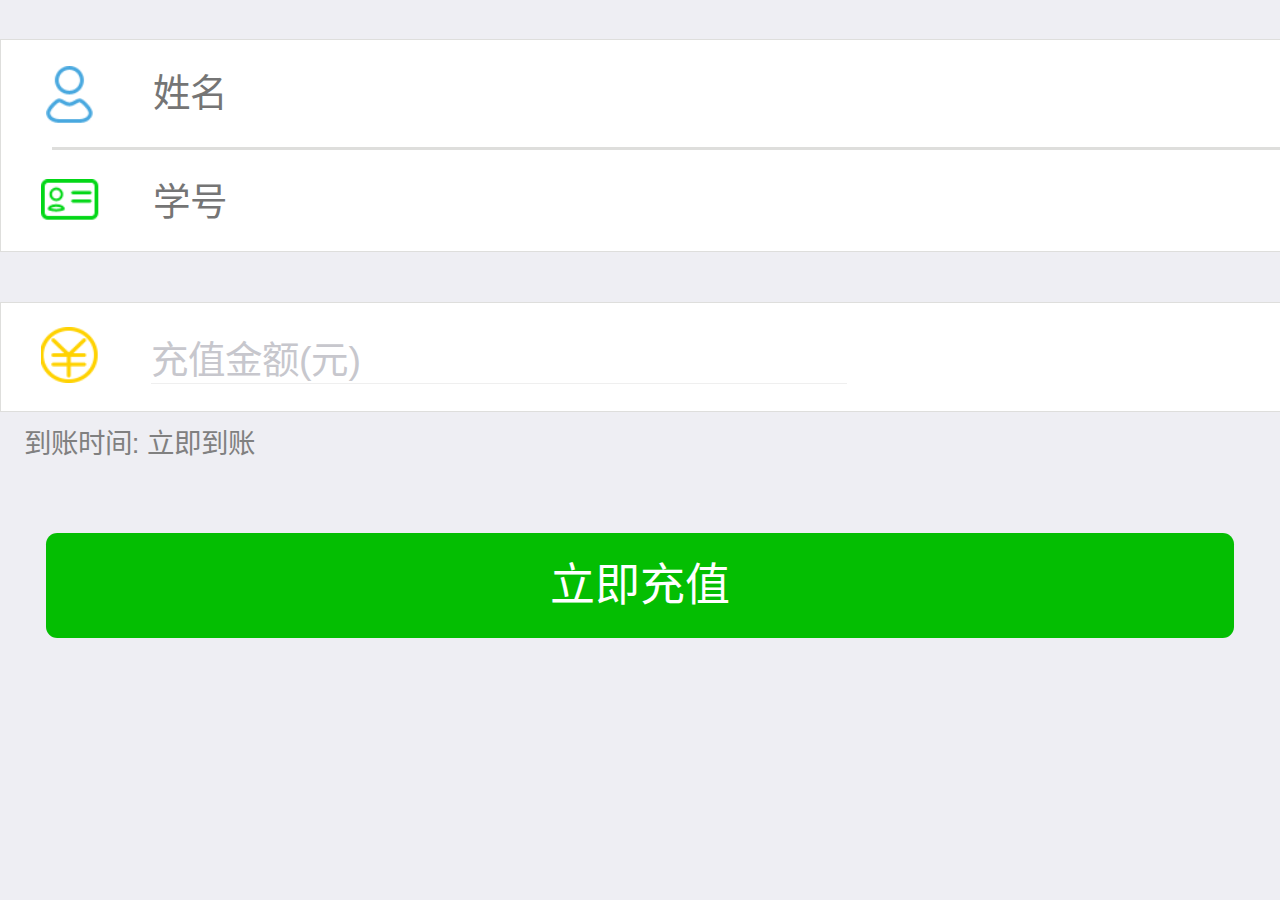
<file: index.html>
<!DOCTYPE html>
<html lang="zh-cn"class="no-js">
<head>
    <meta charset="utf-8">
    <title>校园卡充值</title>
    <meta http-equiv="X-UA-Compatible" content="IE=edge">
    <meta content="width=device-width,initial-scale=1.0,maximum-scale=1.0,
    user-scalable=no" name="viewport">
    <meta content="yes" name="apple-mobile-web-app-capable">
    <meta content="black" name="apple-mobile-web-app-status-bar-style">
    <meta content="telephone=no" name="format-detection">
    <meta content="email=no" name="format-detection">
    <meta name="description" content="校园卡充值">
    <link rel="stylesheet" href="css/normalize.css">
    <link rel="stylesheet" href="./stylesheets/base.css">
</head>
<body>
    <div class="wrapper">
        <div class="hd ">
            <form action="#" method="post">
                <label class="name" for="name">&nbsp;</label>
                <!-- 限定了输入中文和英文 -->
                <!-- js 监视输入框变化的动作 -->
                <!--    oninput="return myFunction()" -->
                <!-- onpropertychange="return myFunction()" -->
                <!-- onchange="return myFunction()" -->
                <input class="ip ipname" id="name" name="name"
                onkeyup="value=value.replace(/[\d]/g,'') "
                onbeforepaste="clipboardData.setData('text',clipboardData.getData('text').replace(/[\d]/g,''))"
                type="text" placeholder="姓名" value="" min="3" >
                <span class="hl hl-v"></span>
                <label class="id" for="id">&nbsp;</label>
                <!-- 限定了输入数字和字母 -->
                <input class="ip ipid" id="id" name="id" type="text" onkeyup="value=value.replace(/[^\w\.\/]/ig,'')"
                placeholder="学号" value="" min="3" >
            </form>
        </div>
        <div class="bd">
            <em class="alert" id="alert" style="display:none;">姓名或学号有误</em>
            <form class="form-2" id="form2" action="#" method="post">
                <i class="money"></i>
                <a class="select-money" id="select-money" >
                    <span class="moneyamount" name="moneyamount" id="moneyamount">充值金额(元)</span>
                    <!-- onmouseout="return getOptions()" -->
                    <select class="css" id="momey">
                        <!-- option 本身没有触发事件 -->
                        <!-- 默认选中充值30元选项 -->
                        <option value ="none" selected disabled>&nbsp;</option>
                        <option value ="30">30元</option>
                        <option value ="50">50元</option>
                        <option value ="100">100元</option>
                        <option value ="300">300元</option>
                    </select>
                </a>
            </form>
        </div>
        <div class="ft">
            <p class="tips">到账时间: 立即到账</p>
            <a class="btn" id="tijiao" submit="submit" onclick="myFunction()" href="javascript:;" >立即充值</a>
        </div>
    </div>
    <script src="./js/select.js"></script>
    <script src="./js/plugins.js"></script>
    <script src="./js/main.js"></script>
</body>
</html>
</file>
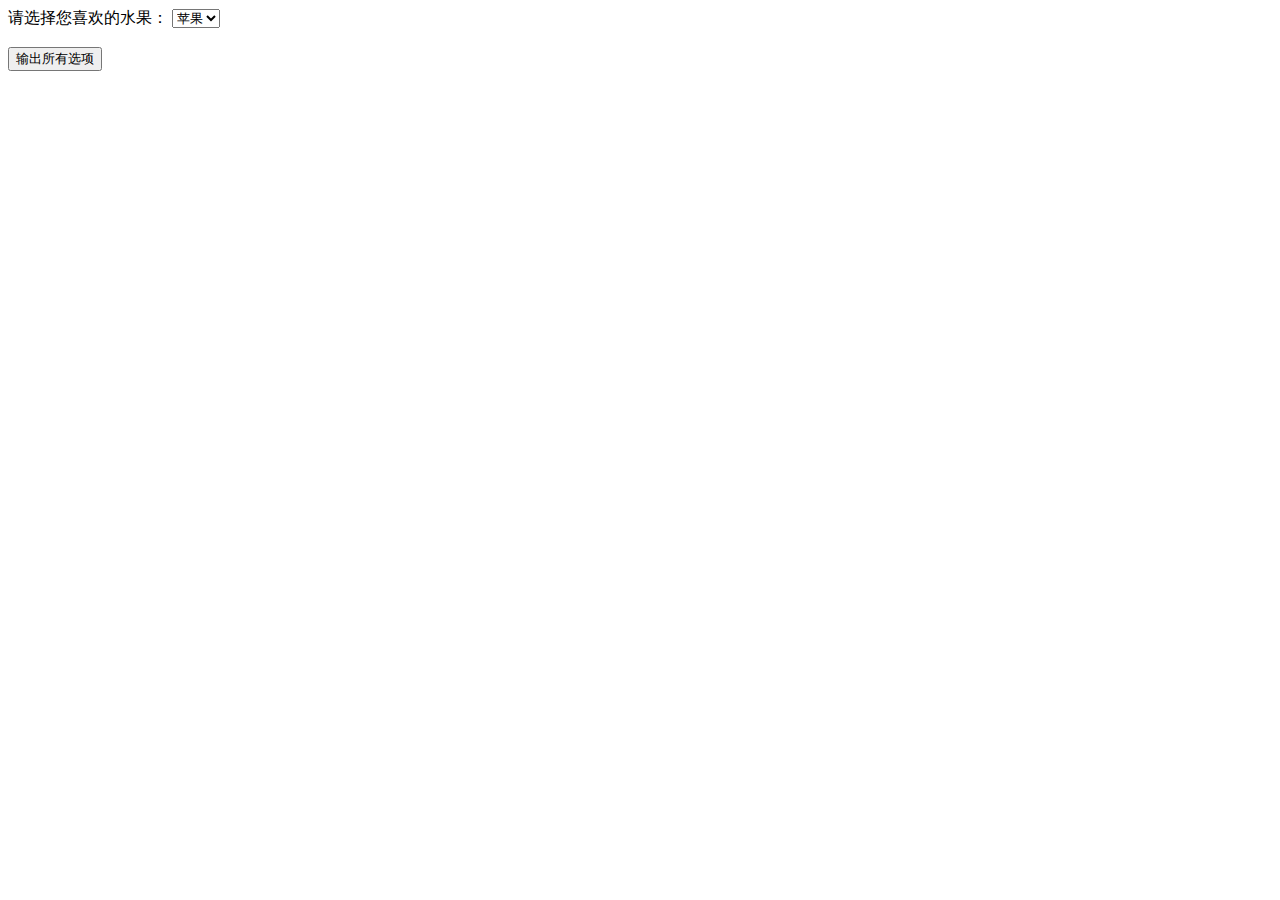
<file: testJS.html>
<html>
<head>
<script type="text/javascript">
function getOptions()
  {
  var x=document.getElementById("mySelect");
  var y="";
  for (i=0;i<x.length;i++)
    {
    y+=x.options[i].text;
    y+="<br />";
    }
  document.write(y);
  }
</script>
</head>

<body>

<form>
请选择您喜欢的水果：
<select id="mySelect">
  <option>苹果</option>
  <option>桃子</option>
  <option>香蕉</option>
  <option>桔子</option>
</select>
<br /><br />
<input type="button" onclick="getOptions()" value="输出所有选项">
</form>

</body>
</html>
</file>
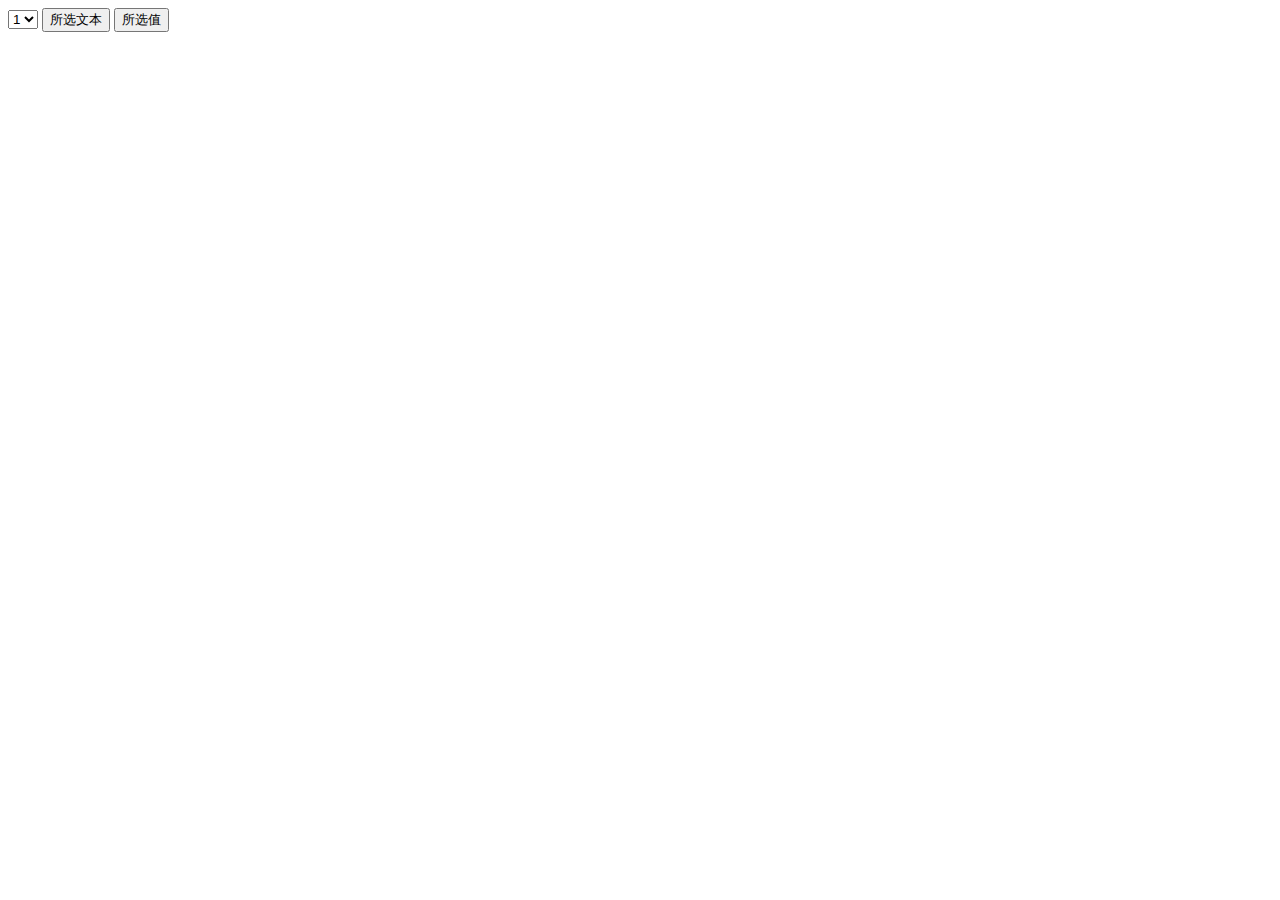
<file: testJS1.html>
<html>
<head>
	<title>获取下拉列表选中项的值和文本(select)</title>
</head>
<body>
<script>
 
//获取下拉列表选中项的文本
function getSelectedText(name){
    var obj=document.getElementById(name);
    for(i=0;i<obj.length;i++){
        if(obj[i].selected==true){
            return obj[i].innerText;//关键是通过option对象的innerText属性获取到选项文本
        }
    }
}
 
//获取下拉列表选中项的值
function getSelectedValue(name){
    var obj=document.getElementById(name);
    return obj.value;      //如此简单，直接用其对象的value属性便可获取到
}
 
</script>
<select id="myselect">
<option value="fist">1</option>
<option value="second">2</option>
<option value="third">3</option>
</select>
 
<input type="button" value="所选文本" onclick="alert(getSelectedText('myselect'));" />
<input type="button" value="所选值" onclick="alert( getSelectedValue('myselect'));" />
</body>
</html>
</file>
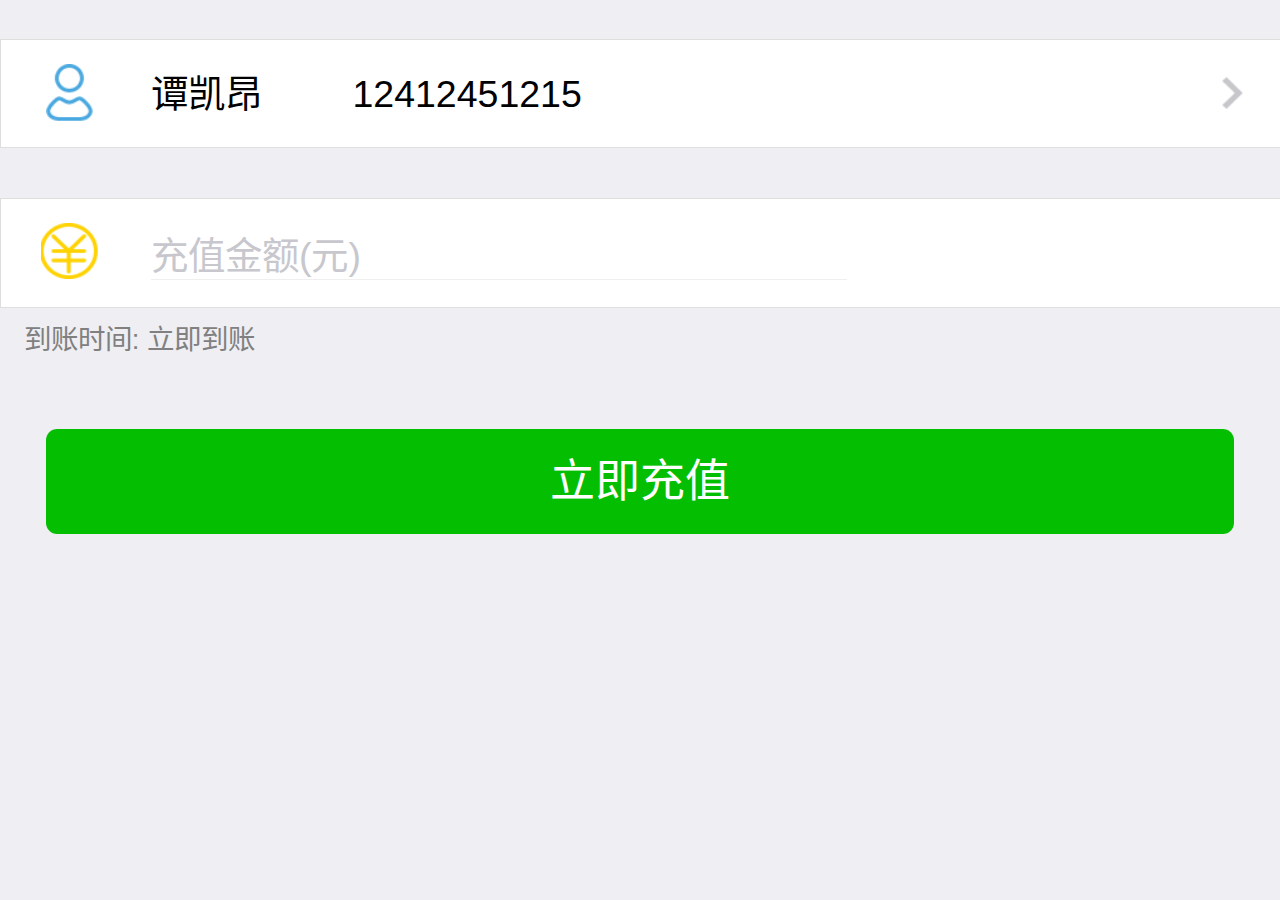
<file: pages/confirm.html>
<!DOCTYPE html>
<html lang="zh-cn" class="no-js">
<head>
    <meta charset="utf-8">
    <title>校园卡充值</title>
    <meta http-equiv="X-UA-Compatible" content="IE=edge">
    <meta content="width=device-width,initial-scale=1.0,maximum-scale=1.0,user-scalable=no" name="viewport">
    <meta content="yes" name="apple-mobile-web-app-capable">
    <meta content="black" name="apple-mobile-web-app-status-bar-style">
    <meta content="telephone=no" name="format-detection">
    <meta content="email=no" name="format-detection">
    <meta name="description" content="校园卡充值">
    <link rel="stylesheet" href="../css/normalize.css">
    <link rel="stylesheet" href="../stylesheets/base.css">
</head>
<body class="confirm">
    <div class="wrapper wrapper-c">
        <div class="hd hd-c">
            <i class="name"></i>
            <a class="black" id="nameandid" href="../pages/list.html">
                <span class="username" id="username">谭凯昂</span>
                <span class="userid" id="userid">12412451215</span></a>
            <i class="ico-arrow-right"></i>
        </div>
        <div class="bd bd-c">
            <form class="form-2" id="form2" action="#" onsubmit="return validate_form(this)" method="post">
                <!-- ico money -->
                <i class="money"></i>
                <a class="select-money" id="select-money" >
                    <span class="moneyamount" name="moneyamount" id="moneyamount">充值金额(元)</span>
                    <!-- onmouseout="return getOptions()" -->
                    <select class="css" id="momey">
                        <!-- option 本身没有触发事件 -->
                        <!-- 默认选中充值30元选项 -->
                        <option value ="none" selected disabled>&nbsp;</option>
                        <option value ="30">30元</option>
                        <option value ="50">50元</option>
                        <option value ="100">100元</option>
                        <option value ="300">300元</option>
                    </select>
                </a>
            </form>
        </div>
        <div class="ft">
            <p class="tips">到账时间: 立即到账</p>
            <a id="submit" class="btn" href="../pages/finish.html" >立即充值</a>
        </div>
    </div>
<script src="../js/select.js"></script>
</body>
</html>
</file>
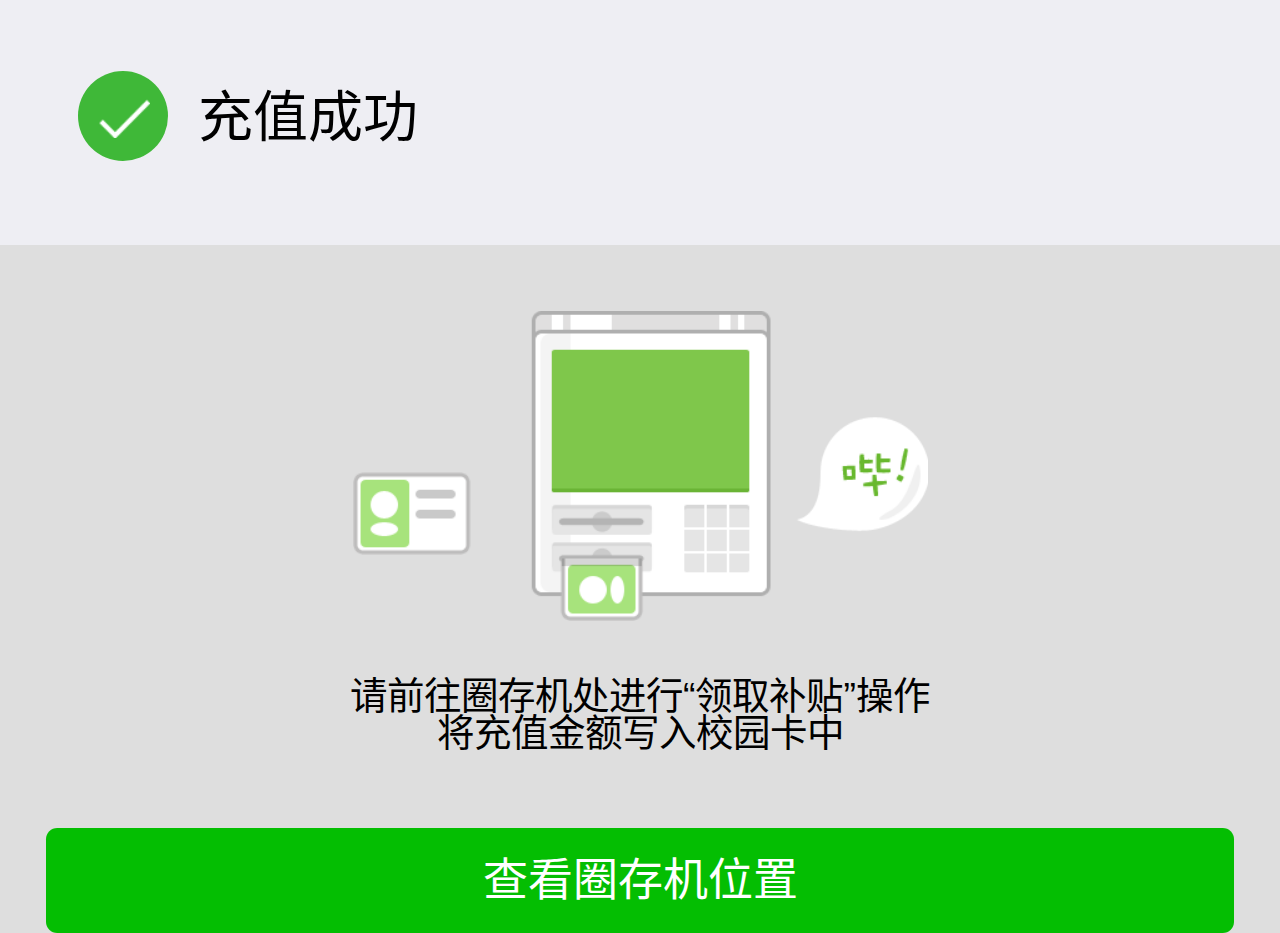
<file: pages/finish.html>
<!DOCTYPE html>
<html lang="zh-cn" class="no-js">
    <head>
        <meta charset="utf-8">
        <title>校园卡充值</title>
        <meta content="width=device-width,initial-scale=1.0,maximum-scale=1.0,
        user-scalable=no" name="viewport">
        <meta http-equiv="X-UA-Compatible" content="IE=edge">
        <meta content="yes" name="apple-mobile-web-app-capable">
        <meta content="black" name="apple-mobile-web-app-status-bar-style">
        <meta content="telephone=no" name="format-detection">
        <meta content="email=no" name="format-detection">
        <meta name="description" content="校园卡充值">
        <link rel="stylesheet" href="../css/normalize.css">
        <link rel="stylesheet" href="../stylesheets/base.css">
    </head>
    <body class="finish">
    <div class="wrapper-f">
        <div class="hd-f">
            <div class="ico-bg">
                <span class="ico-tick"></span>
            </div>
            <h2>充值成功</h2>
        </div>
        <div class="bd-f">
            <span class="ico-mtm"></span>
            <p class="tips">请前往圈存机处进行“领取补贴”操作<br>将充值金额写入校园卡中</p>
        </div>
        <div class="ft">
            <a class="btn btnf" href="javascript:;" >查看圈存机位置</a>
        </div>
    </div>
</body>
</html>
</file>
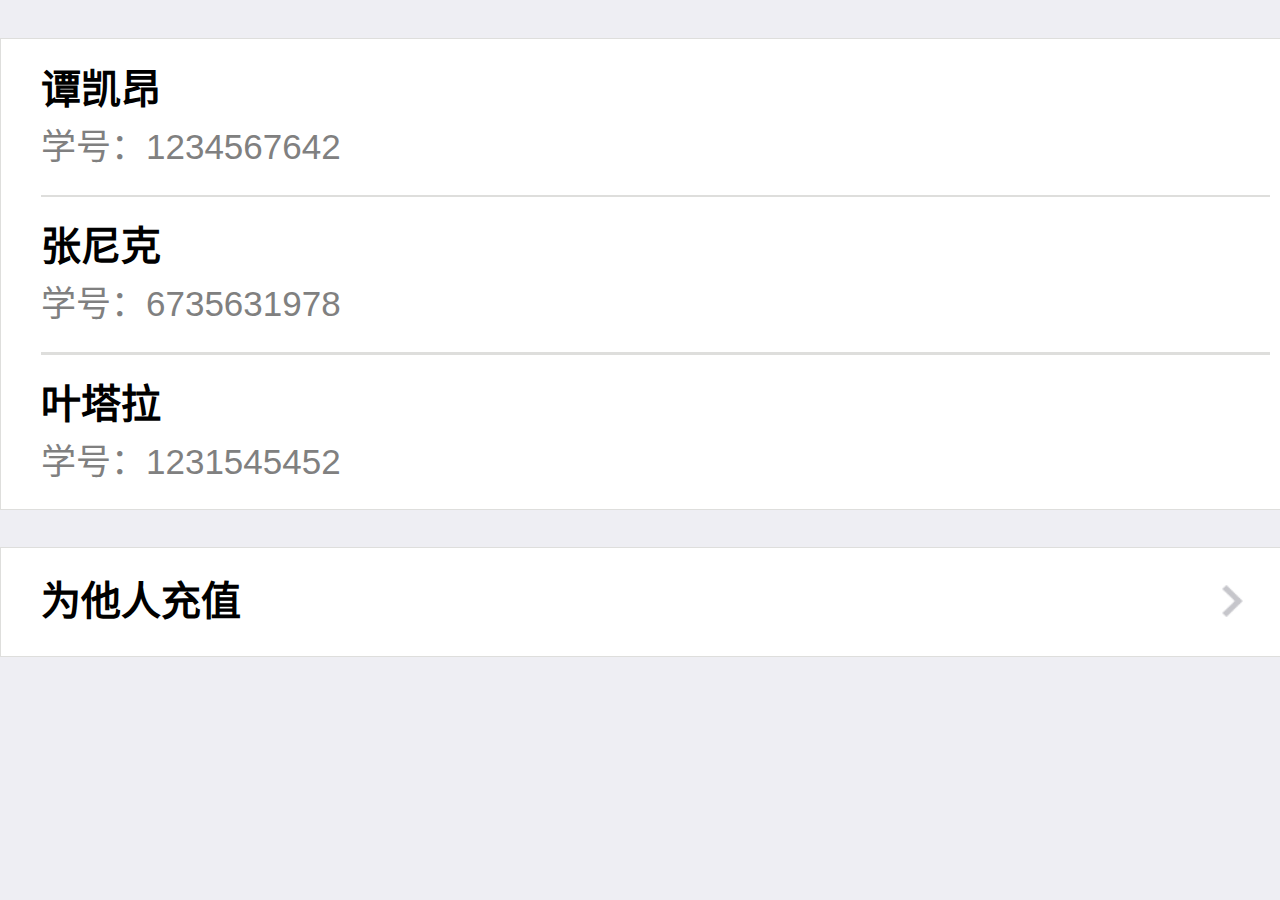
<file: pages/list.html>
<!DOCTYPE html>
<html lang="zh-cn" class="no-js">
    <head>
        <meta charset="utf-8">
        <title>校园卡充值</title>
        <meta content="width=device-width,initial-scale=1.0,maximum-scale=1.0,
        user-scalable=no" name="viewport">
        <meta http-equiv="X-UA-Compatible" content="IE=edge">
        <meta content="yes" name="apple-mobile-web-app-capable">
        <meta content="black" name="apple-mobile-web-app-status-bar-style">
        <meta content="telephone=no" name="format-detection">
        <meta content="email=no" name="format-detection">
        <meta name="description" content="校园卡充值">
        <!-- <link rel="stylesheet" href="../css/normalize.css"> -->
        <link rel="stylesheet" href="../stylesheets/base.css">
    </head>
    <body class="list">
    <div class="wrapper wrapper-l">
        <div class="bd bd-l">
            <div class="history">
                <a href="../pages/confirm.html">谭凯昂<span>学号：1234567642</span></a>
                <a href="../pages/confirm.html">张尼克<span>学号：6735631978</span></a>
                <a href="../pages/confirm.html">叶塔拉<span>学号：1231545452</span></a>
            </div>
        </div>
        <div class="ft ft-l">
            <a href="../index.html">为他人充值</a>
            <span class="ico-arrow-right"></span>
        </div>
    </div>
</body>
</html>
</file>
<file: stylesheets/base.css>
@charset "UTF-8";
/*！====reset样式====== */
html, body, div, span, applet, object, iframe,
h1, h2, h3, h4, h5, h6, p, blockquote, pre,
a, abbr, acronym, address, big, cite, code,
del, dfn, em, img, ins, kbd, q, s, samp,
small, strike, strong, sub, sup, tt, var,
b, u, i, center,
dl, dt, dd, ol, ul, li,
fieldset, form, label, legend,
table, caption, tbody, tfoot, thead, tr, th, td,
article, aside, canvas, details, embed,
figure, figcaption, footer, header, hgroup,
menu, nav, output, ruby, section, summary,
time, mark, audio, video {
  margin: 0;
  padding: 0;
  border: 0;
  font: inherit;
  font-size: 100%;
  vertical-align: baseline; }

html {
  line-height: 1; }

ol, ul {
  list-style: none; }

table {
  border-collapse: collapse;
  border-spacing: 0; }

caption, th, td {
  text-align: left;
  font-weight: normal;
  vertical-align: middle; }

q, blockquote {
  quotes: none; }
  q:before, q:after, blockquote:before, blockquote:after {
    content: "";
    content: none; }

a img {
  border: none; }

article, aside, details, figcaption, figure, footer, header, hgroup, main, menu, nav, section, summary {
  display: block; }

/*=================公用资源=============*/
.clearfix {
  zoom: 1; }

.clearfix:after {
  clear: both;
  content: "";
  display: block; }

a,
a:link {
  text-decoration: none; }

.css {
  -webkit-appearance: none;
  -webkit-tap-highlight-color: transparent;
  -webkit-user-modify: read-write-plaintext-only;
  -webkit-user-select: none; }

/*!====================组件模块 ========================*/
.ico-arrow-right {
  position: absolute;
  right: 1.5rem;
  top: 1.45rem;
  height: 1.4rem;
  width: 0.9rem;
  background: transparent url(../img/images-ucard/ico-arrow-right.png) 0 0 no-repeat;
  background-size: 0.9rem auto; }

.name {
  position: relative;
  top: 0.95rem;
  left: 1.8rem;
  display: inline-block;
  margin-bottom: 0.55rem;
  /* margin: 0.95rem 2.4rem 1.05rem 1.8rem; */
  z-index: 3;
  background: url(../img/images-ucard/images-ucard.png) no-repeat;
  background-size: 23.05rem 14.9rem;
  background-position: 0 0;
  height: 2.35rem;
  width: 1.90rem; }

.id {
  position: relative;
  top: 2.6rem;
  left: 1.6rem;
  display: block;
  margin: 0 0 1.95rem 0;
  z-index: 3;
  background: url(../img/images-ucard/images-ucard.png) no-repeat;
  background-size: 23.05rem 14.9rem;
  background-position: -6.95rem 0;
  height: 1.65rem;
  width: 2.45rem; }

.hl-v {
  position: absolute;
  right: 0;
  top: 4.3rem;
  height: 0.1rem;
  width: 96%;
  background: #dededc;
  z-index: 999; }

form {
  display: block;
  width: 100%;
  position: relative;
  height: auto; }

/*！====span+select下拉框复用样式开始=== */
.form-2 {
  position: relative; }
  .form-2 .money {
    position: relative;
    top: 0;
    left: 1.6rem;
    display: inline-block;
    margin-top: 0.95rem;
    margin-bottom: 0.85rem;
    background: url(../img/images-ucard/images-ucard.png) no-repeat;
    background-size: 23.05rem 14.9rem;
    background-position: -10.3rem 0;
    height: 2.25rem;
    width: 2.5rem; }
  .form-2 .select-money {
    position: absolute;
    top: 1.4rem;
    left: 6rem;
    width: 73.75%;
    height: 1.8rem;
    line-height: 1.8rem; }
  .form-2 span, .form-2 select {
    position: absolute;
    border: 0;
    width: 73.75%;
    height: 1.8rem;
    line-height: 1.8rem;
    font-size: 1.5rem; }
  .form-2 span {
    top: 0;
    left: 0;
    z-index: 999;
    color: #C7C7CD;
    background: #fff; }
  .form-2 select {
    position: relative;
    top: 0rem;
    left: 0;
    z-index: 1; }

/*！====span+select下拉框复用样式结束== */
.ip {
  position: relative;
  width: 73.75%;
  height: 1.8rem;
  font-size: 1.5rem;
  line-height: 1.8rem;
  border: 0; }

.ft {
  position: relative;
  width: 100%;
  height: auto; }
  .ft .tips {
    display: block;
    margin-left: 0.95rem;
    margin-top: 0.75rem;
    font-size: 1.1rem;
    color: #808080; }
  .ft .btn {
    display: block;
    width: 92.75%;
    height: 4.2rem;
    margin: 0 auto;
    margin-top: 3rem;
    color: #fff;
    background: #04be02;
    font-size: 1.8rem;
    font-weight: normal !important;
    line-height: 4.2rem;
    text-align: center;
    -moz-border-radius: 0.45rem;
    -webkit-border-radius: 0.45rem;
    border-radius: 0.45rem; }

:focus {
  outline: none; }

/*=============文档自带样式=============*/
html {
  font-size: 10px; }

body {
  background: #eeeef3;
  font-family: Helvetica;
  font-size: 1.6rem; }

.wrapper {
  position: relative;
  width: 100%;
  height: auto;
  margin: 0 auto;
  background: #eeeef3;
  overflow-x: hidden; }

.hd {
  position: relative;
  z-index: 1;
  height: auto;
  width: 100%;
  margin-top: 1.55rem;
  border: 0.05rem solid #dededc;
  background-color: #fff; }
  .hd .ipname {
    top: 1.2rem;
    left: 3.65rem;
    height: 1.8rem; }
  .hd .ipid {
    top: -1rem;
    /* top: 0.8rem; */
    left: 6rem; }

.bd {
  position: relative;
  width: 100%;
  height: auto;
  margin-top: 2rem;
  background: #fff;
  border: 0.05rem solid #dededc; }
  .bd .alert {
    position: absolute;
    top: -1.6rem;
    left: 0.95rem;
    color: #dd4040;
    font-size: 1.1rem; }

.hd-c {
  width: 100%;
  height: 4.3rem; }
  .hd-c a {
    display: block;
    width: 26rem;
    height: 4.3rem;
    margin-left: 6rem;
    margin-top: -3.1rem;
    color: #000;
    /* position: relative;top:-3.4+1.4+0.6rem; */
    font-size: 1.5rem;
    line-height: 4.3rem; }
    .hd-c a .username {
      margin: 0; }
    .hd-c a .userid {
      margin-left: 3.2rem; }

.bd-c {
  position: relative; }

.wrapper-l {
  margin-top: 1.5rem; }

.bd-l {
  height: auto;
  margin-top: 0; }
  .bd-l .history {
    position: relative;
    width: 100%;
    height: auto; }
    .bd-l .history a:nth-of-type(1)::after, .bd-l .history a:nth-of-type(2)::after {
      position: relative;
      right: 0;
      top: 1.25rem;
      z-index: 999;
      content: " ";
      display: block;
      width: 96%;
      height: 0.1rem;
      background: #dededc; }
    .bd-l .history a:nth-last-child(1)::after {
      display: none; }
    .bd-l .history a {
      display: block;
      width: 100%;
      padding-bottom: 1.2rem;
      padding-left: 1.6rem;
      padding-top: 1.2rem;
      color: #000;
      font-size: 1.6rem;
      font-weight: bold;
      line-height: 1.6rem; }
      .bd-l .history a span {
        display: block;
        padding-top: 0.8rem;
        color: #808080;
        font-size: 1.4rem;
        font-weight: normal;
        line-height: 1.4rem; }

.ft-l {
  position: relative;
  width: 100%;
  margin-top: 1.5rem;
  background: #fff;
  border: 0.05rem solid #dededc; }
  .ft-l a {
    display: block;
    width: 100%;
    height: 4.3rem;
    padding-left: 1.6rem;
    font-size: 1.6rem;
    font-weight: bold;
    line-height: 4.3rem;
    color: #000; }

body.finish {
  background: #dedede; }

.wrapper-f {
  position: relative;
  width: 100%;
  height: 100%; }

.hd-f {
  position: relative;
  width: 100%;
  /* height: 9rem; */
  z-index: 1;
  background: #eeeef3; }
  .hd-f .ico-bg {
    position: relative;
    top: 2.85rem;
    left: 3.1rem;
    width: 3.6rem;
    height: 3.6rem;
    background-color: #3fb838;
    -moz-border-radius: 50%;
    -webkit-border-radius: 50%;
    border-radius: 50%; }
  .hd-f .ico-tick {
    position: relative;
    top: 1.05rem;
    left: 0.8rem;
    display: block;
    background: url(../img/images-ucard/images-ucard.png) no-repeat;
    background-size: 23.05rem 14.9rem;
    background-position: -3.5rem 0;
    height: 1.6rem;
    width: 2.1rem; }
  .hd-f h2 {
    font-size: 2.2rem;
    margin-left: 7.9rem;
    margin-top: 0;
    padding-bottom: 4.0rem; }

.bd-f {
  position: relative;
  width: 100%; }
  .bd-f .ico-mtm {
    display: block;
    margin: 0 auto;
    margin-top: 2.65rem;
    background: url(../img/images-ucard/images-ucard.png) no-repeat;
    background-size: 23.05rem 14.9rem;
    background-position: 0 -2.5rem;
    height: 12.4rem;
    width: 23.0rem; }
  .bd-f .tips {
    color: #000;
    font-size: 1.5rem;
    margin-top: 2.25rem;
    text-align: center; }

.btnf {
  margin-top: 2.7rem; }

@media screen and (max-width: 320px) {
  html {
    font-size: 10px; } }
@media screen and (min-width: 360px) and (max-width: 374px) {
  html {
    font-size: 11.72875px; } }
@media screen and (min-width: 375px) and (max-width: 383px) {
  html {
    font-size: 12px; } }
@media screen and (min-width: 384px) and (max-width: 399px) {
  html {
    font-size: 12.5px; } }
@media screen and (min-width: 400px) and (max-width: 413px) {
  html {
    font-size: 12.9375px; } }
@media screen and (min-width: 414px) and (max-width: 423px) {
  html {
    font-size: 13.5px; } }
@media screen and (min-width: 424px) and (max-width: 479px) {
  html {
    font-size: 15px; } }
@media screen and (min-width: 480px) and (max-width: 539px) {
  html {
    font-size: 16.875px; } }
@media screen and (min-width: 540px) and (max-width: 599px) {
  html {
    font-size: 18.75px; } }
@media screen and (min-width: 600px) and (max-width: 639px) {
  html {
    font-size: 20px; } }
@media screen and (min-width: 640px) and (max-width: 719px) {
  html {
    font-size: 22.5px; } }
@media screen and (min-width: 720px) {
  html {
    font-size: 25px; } }
</file>
